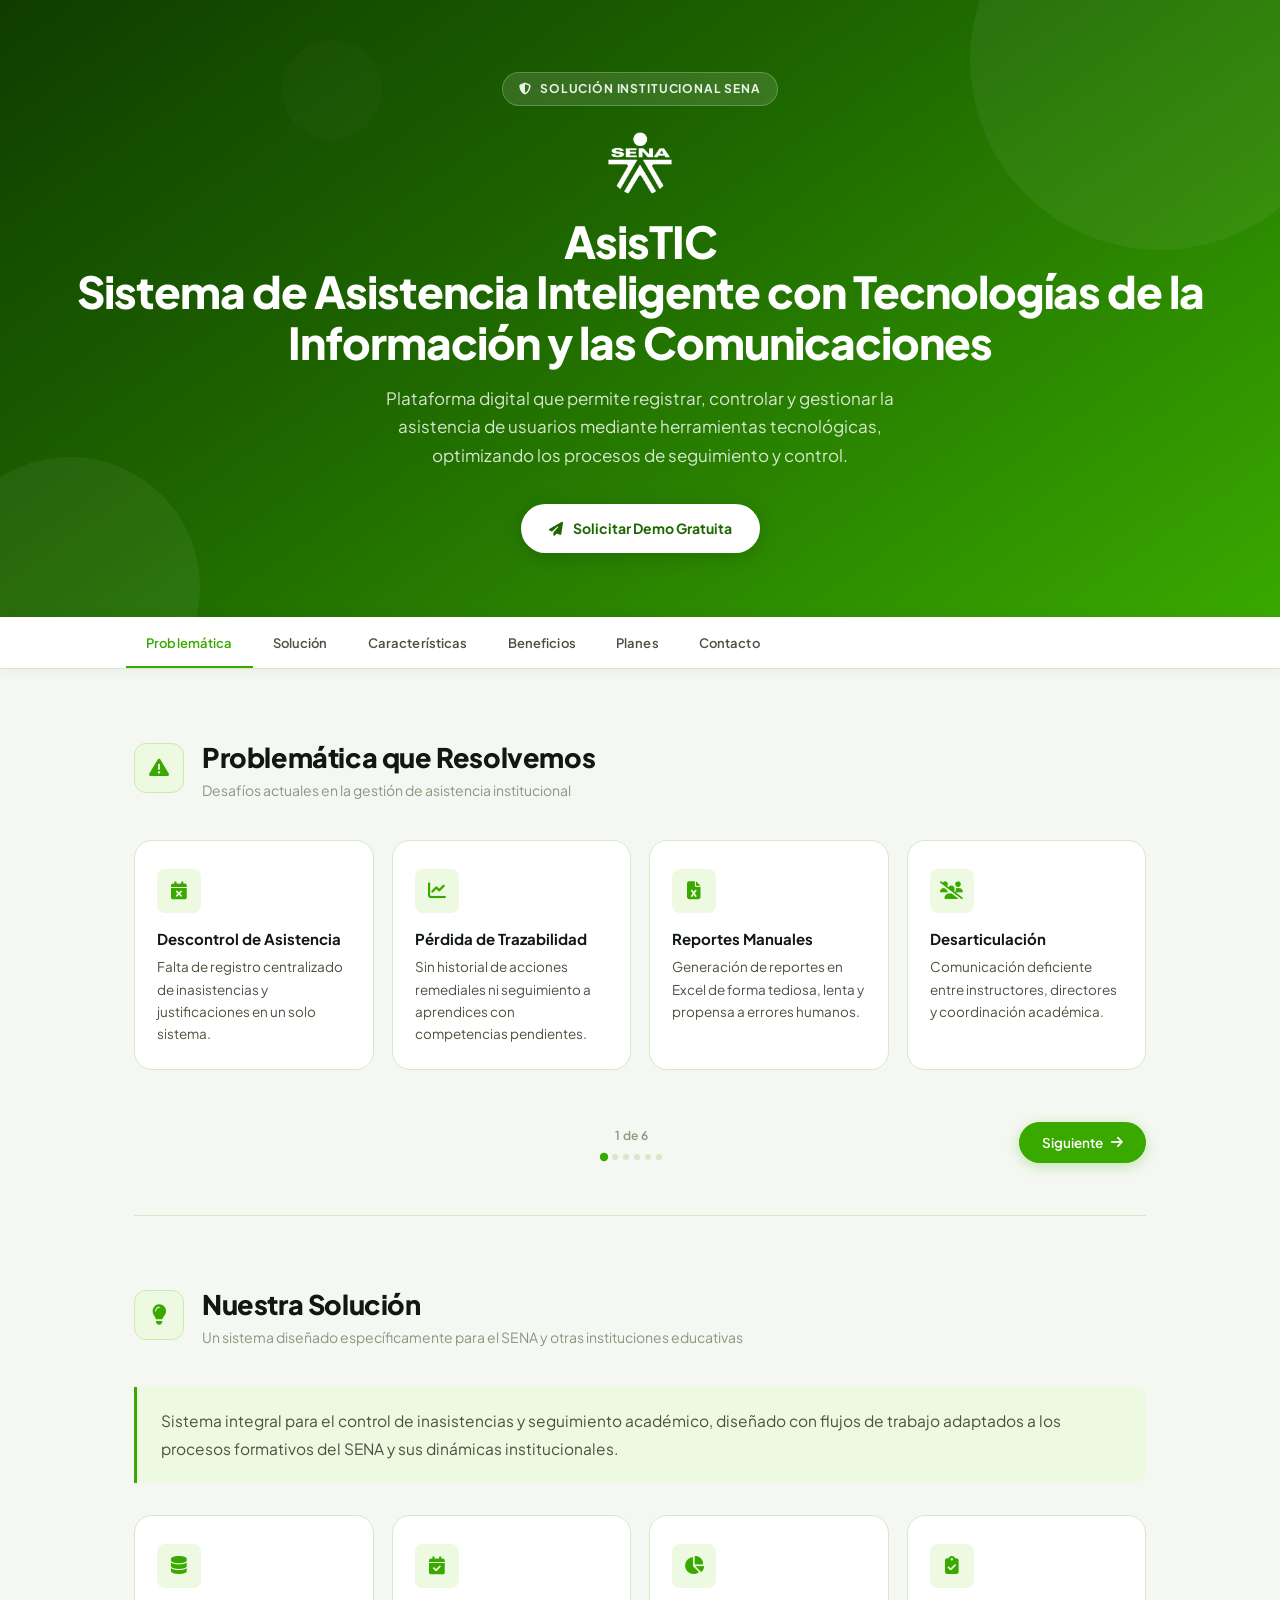
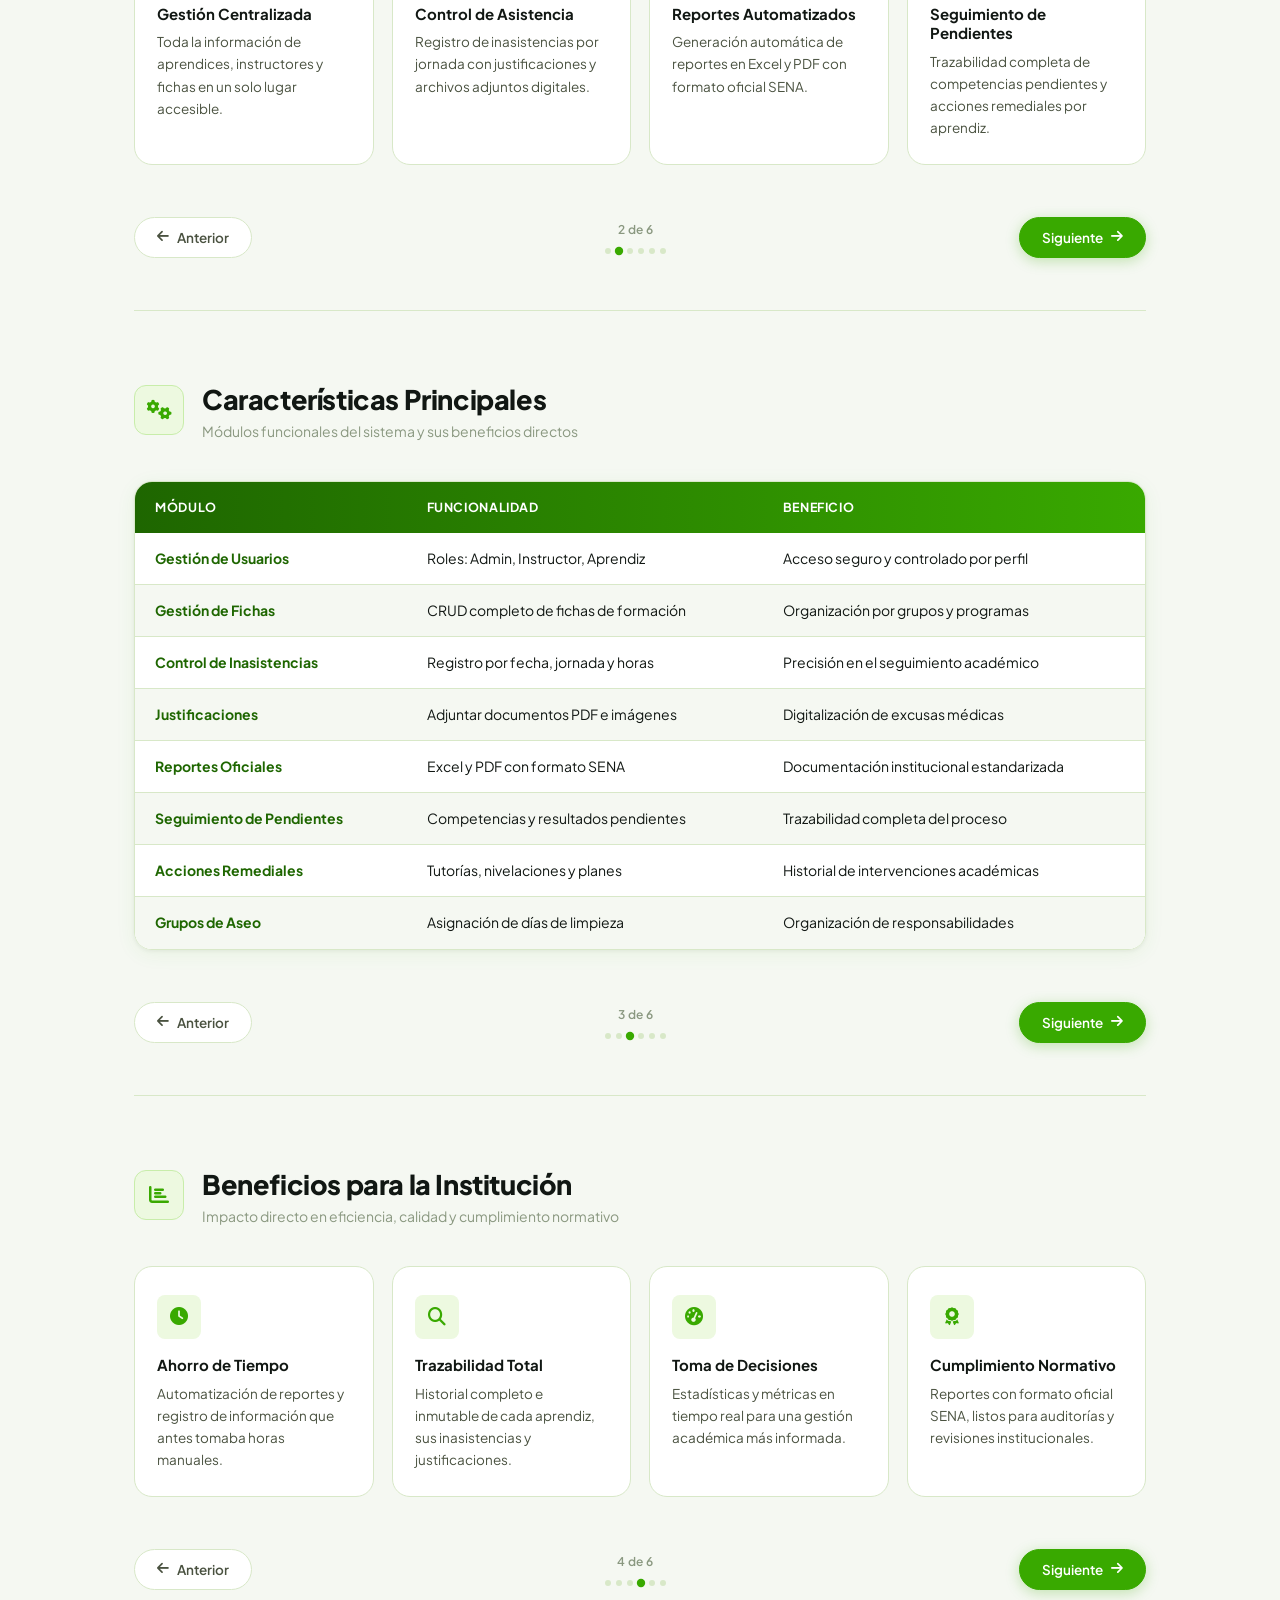
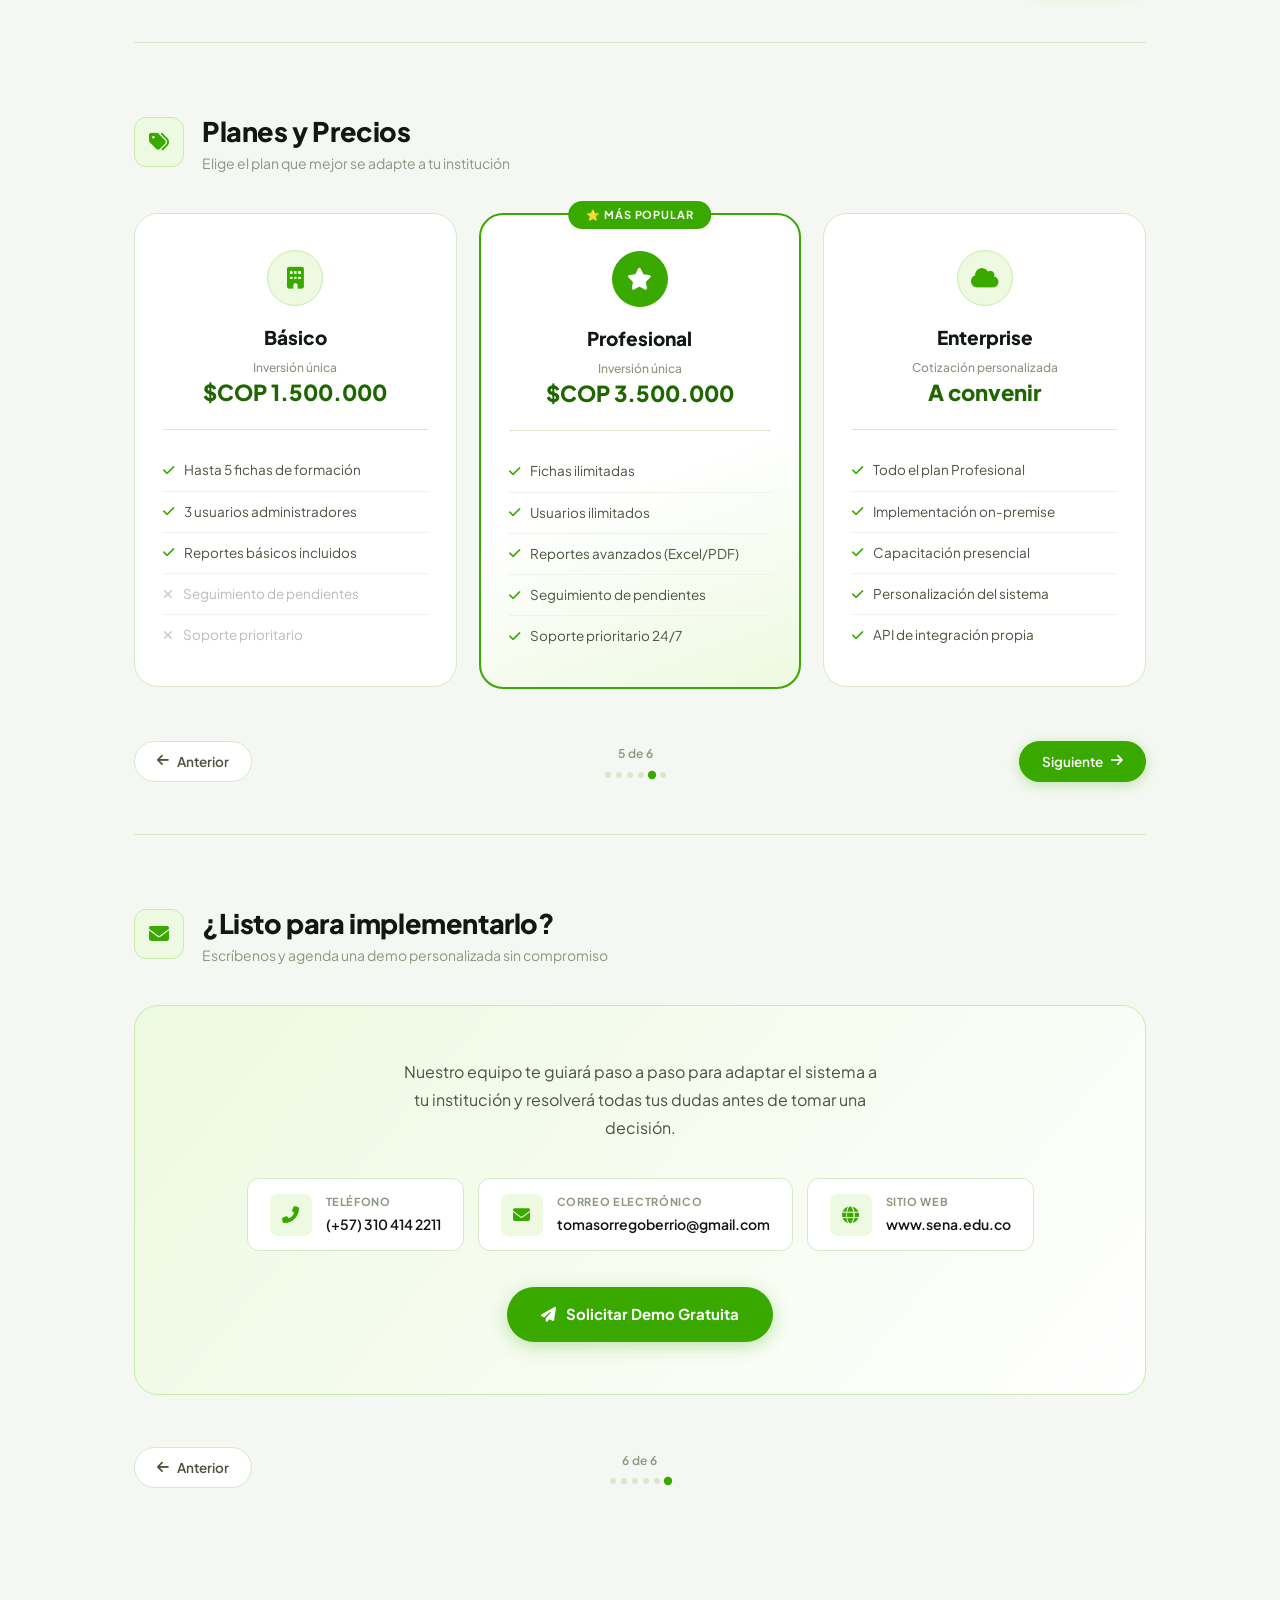
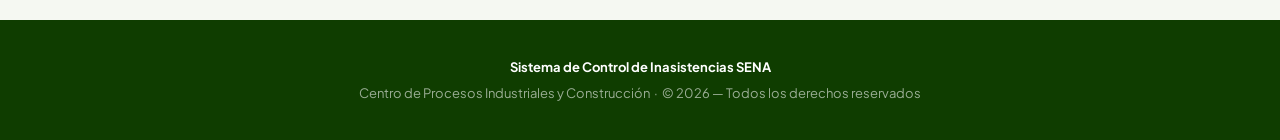
<file: index.html>
<!DOCTYPE html>
<html lang="es">
<head>
  <meta charset="UTF-8">
  <meta name="viewport" content="width=device-width, initial-scale=1.0">
  <title>Sistema de Control de Inasistencias · SENA</title>
  <link rel="stylesheet" href="https://cdnjs.cloudflare.com/ajax/libs/font-awesome/6.4.0/css/all.min.css">
  <link rel="preconnect" href="https://fonts.googleapis.com">
  <link href="https://fonts.googleapis.com/css2?family=Plus+Jakarta+Sans:wght@400;500;600;700;800&display=swap" rel="stylesheet">
  <link rel="stylesheet" href="css/styles.css">
</head>
<body>

<!-- HEADER -->
<div class="header">
  <div class="hc hc1"></div>
  <div class="hc hc2"></div>
  <div class="hc hc3"></div>
  <div class="header-badge"><i class="fas fa-shield-alt"></i> Solución Institucional SENA</div>
  <img src="assets/img/logo-sena-negro.png" alt="SENA" onerror="this.style.display='none'">
  <h1>AsisTIC<br>Sistema de Asistencia Inteligente con Tecnologías de la Información y las Comunicaciones</h1>
  <p>Plataforma digital que permite registrar, controlar y gestionar la asistencia de usuarios mediante herramientas tecnológicas, optimizando los procesos de seguimiento y control.</p>
  <a href="#contacto" class="header-cta"><i class="fas fa-paper-plane"></i> Solicitar Demo Gratuita</a>
</div>

<!-- NAV STICKY -->
<div class="nav-sticky">
  <div class="progress-line" id="pline"></div>
  <nav class="nav-inner">
    <button class="nav-tab active" data-section="problematica">Problemática</button>
    <button class="nav-tab" data-section="solucion">Solución</button>
    <button class="nav-tab" data-section="caracteristicas">Características</button>
    <button class="nav-tab" data-section="beneficios">Beneficios</button>
    <button class="nav-tab" data-section="precios">Planes</button>
    <button class="nav-tab" data-section="contacto">Contacto</button>
  </nav>
</div>

<div class="container">

  <!-- 1. PROBLEMÁTICA -->
  <div id="problematica" class="section">
    <div class="sec-head">
      <div class="sec-ico"><i class="fas fa-exclamation-triangle"></i></div>
      <div class="sec-titles">
        <h2>Problemática que Resolvemos</h2>
        <p>Desafíos actuales en la gestión de asistencia institucional</p>
      </div>
    </div>
    <div class="cards-grid">
      <div class="card"><div class="card-ico"><i class="fas fa-calendar-times"></i></div><h4>Descontrol de Asistencia</h4><p>Falta de registro centralizado de inasistencias y justificaciones en un solo sistema.</p></div>
      <div class="card"><div class="card-ico"><i class="fas fa-chart-line"></i></div><h4>Pérdida de Trazabilidad</h4><p>Sin historial de acciones remediales ni seguimiento a aprendices con competencias pendientes.</p></div>
      <div class="card"><div class="card-ico"><i class="fas fa-file-excel"></i></div><h4>Reportes Manuales</h4><p>Generación de reportes en Excel de forma tediosa, lenta y propensa a errores humanos.</p></div>
      <div class="card"><div class="card-ico"><i class="fas fa-users-slash"></i></div><h4>Desarticulación</h4><p>Comunicación deficiente entre instructores, directores y coordinación académica.</p></div>
    </div>
    <div class="sec-nav">
      <button class="btn-sec btn-prev inv">← Anterior</button>
      <div class="step-info"><span class="step-lbl" id="lbl-0">1 de 6</span><div class="step-dots" id="dots-0"></div></div>
      <button class="btn-sec btn-next" data-dir="1">Siguiente <i class="fas fa-arrow-right"></i></button>
    </div>
  </div>

  <!-- 2. SOLUCIÓN -->
  <div id="solucion" class="section">
    <div class="sec-head">
      <div class="sec-ico"><i class="fas fa-lightbulb"></i></div>
      <div class="sec-titles">
        <h2>Nuestra Solución</h2>
        <p>Un sistema diseñado específicamente para el SENA y otras instituciones educativas</p>
      </div>
    </div>
    <p class="intro-text">Sistema integral para el control de inasistencias y seguimiento académico, diseñado con flujos de trabajo adaptados a los procesos formativos del SENA y sus dinámicas institucionales.</p>
    <div class="cards-grid">
      <div class="card"><div class="card-ico"><i class="fas fa-database"></i></div><h4>Gestión Centralizada</h4><p>Toda la información de aprendices, instructores y fichas en un solo lugar accesible.</p></div>
      <div class="card"><div class="card-ico"><i class="fas fa-calendar-check"></i></div><h4>Control de Asistencia</h4><p>Registro de inasistencias por jornada con justificaciones y archivos adjuntos digitales.</p></div>
      <div class="card"><div class="card-ico"><i class="fas fa-chart-pie"></i></div><h4>Reportes Automatizados</h4><p>Generación automática de reportes en Excel y PDF con formato oficial SENA.</p></div>
      <div class="card"><div class="card-ico"><i class="fas fa-clipboard-check"></i></div><h4>Seguimiento de Pendientes</h4><p>Trazabilidad completa de competencias pendientes y acciones remediales por aprendiz.</p></div>
    </div>
    <div class="sec-nav">
      <button class="btn-sec btn-prev" data-dir="-1"><i class="fas fa-arrow-left"></i> Anterior</button>
      <div class="step-info"><span class="step-lbl" id="lbl-1">2 de 6</span><div class="step-dots" id="dots-1"></div></div>
      <button class="btn-sec btn-next" data-dir="1">Siguiente <i class="fas fa-arrow-right"></i></button>
    </div>
  </div>

  <!-- 3. CARACTERÍSTICAS -->
  <div id="caracteristicas" class="section">
    <div class="sec-head">
      <div class="sec-ico"><i class="fas fa-cogs"></i></div>
      <div class="sec-titles">
        <h2>Características Principales</h2>
        <p>Módulos funcionales del sistema y sus beneficios directos</p>
      </div>
    </div>
    <div class="table-wrap">
      <table class="tbl">
        <thead><tr><th>Módulo</th><th>Funcionalidad</th><th>Beneficio</th></tr></thead>
        <tbody>
          <tr><td>Gestión de Usuarios</td><td>Roles: Admin, Instructor, Aprendiz</td><td>Acceso seguro y controlado por perfil</td></tr>
          <tr><td>Gestión de Fichas</td><td>CRUD completo de fichas de formación</td><td>Organización por grupos y programas</td></tr>
          <tr><td>Control de Inasistencias</td><td>Registro por fecha, jornada y horas</td><td>Precisión en el seguimiento académico</td></tr>
          <tr><td>Justificaciones</td><td>Adjuntar documentos PDF e imágenes</td><td>Digitalización de excusas médicas</td></tr>
          <tr><td>Reportes Oficiales</td><td>Excel y PDF con formato SENA</td><td>Documentación institucional estandarizada</td></tr>
          <tr><td>Seguimiento de Pendientes</td><td>Competencias y resultados pendientes</td><td>Trazabilidad completa del proceso</td></tr>
          <tr><td>Acciones Remediales</td><td>Tutorías, nivelaciones y planes</td><td>Historial de intervenciones académicas</td></tr>
          <tr><td>Grupos de Aseo</td><td>Asignación de días de limpieza</td><td>Organización de responsabilidades</td></tr>
        </tbody>
      </table>
    </div>
    <div class="sec-nav">
      <button class="btn-sec btn-prev" data-dir="-1"><i class="fas fa-arrow-left"></i> Anterior</button>
      <div class="step-info"><span class="step-lbl" id="lbl-2">3 de 6</span><div class="step-dots" id="dots-2"></div></div>
      <button class="btn-sec btn-next" data-dir="1">Siguiente <i class="fas fa-arrow-right"></i></button>
    </div>
  </div>

  <!-- 4. BENEFICIOS -->
  <div id="beneficios" class="section">
    <div class="sec-head">
      <div class="sec-ico"><i class="fas fa-chart-bar"></i></div>
      <div class="sec-titles">
        <h2>Beneficios para la Institución</h2>
        <p>Impacto directo en eficiencia, calidad y cumplimiento normativo</p>
      </div>
    </div>
    <div class="cards-grid">
      <div class="card"><div class="card-ico"><i class="fas fa-clock"></i></div><h4>Ahorro de Tiempo</h4><p>Automatización de reportes y registro de información que antes tomaba horas manuales.</p></div>
      <div class="card"><div class="card-ico"><i class="fas fa-search"></i></div><h4>Trazabilidad Total</h4><p>Historial completo e inmutable de cada aprendiz, sus inasistencias y justificaciones.</p></div>
      <div class="card"><div class="card-ico"><i class="fas fa-tachometer-alt"></i></div><h4>Toma de Decisiones</h4><p>Estadísticas y métricas en tiempo real para una gestión académica más informada.</p></div>
      <div class="card"><div class="card-ico"><i class="fas fa-award"></i></div><h4>Cumplimiento Normativo</h4><p>Reportes con formato oficial SENA, listos para auditorías y revisiones institucionales.</p></div>
    </div>
    <div class="sec-nav">
      <button class="btn-sec btn-prev" data-dir="-1"><i class="fas fa-arrow-left"></i> Anterior</button>
      <div class="step-info"><span class="step-lbl" id="lbl-3">4 de 6</span><div class="step-dots" id="dots-3"></div></div>
      <button class="btn-sec btn-next" data-dir="1">Siguiente <i class="fas fa-arrow-right"></i></button>
    </div>
  </div>

  <!-- 5. PRECIOS -->
  <div id="precios" class="section">
    <div class="sec-head">
      <div class="sec-ico"><i class="fas fa-tags"></i></div>
      <div class="sec-titles">
        <h2>Planes y Precios</h2>
        <p>Elige el plan que mejor se adapte a tu institución</p>
      </div>
    </div>
    <div class="pricing-grid">
      <div class="pcard">
        <div class="p-ico"><i class="fas fa-building"></i></div>
        <h3>Básico</h3>
        <div class="price-tag"><small>Inversión única</small>$COP 1.500.000</div>
        <ul>
          <li><i class="fas fa-check ck"></i> Hasta 5 fichas de formación</li>
          <li><i class="fas fa-check ck"></i> 3 usuarios administradores</li>
          <li><i class="fas fa-check ck"></i> Reportes básicos incluidos</li>
          <li><i class="fas fa-times cx"></i> <span class="dis">Seguimiento de pendientes</span></li>
          <li><i class="fas fa-times cx"></i> <span class="dis">Soporte prioritario</span></li>
        </ul>
      </div>
      <div class="pcard highlight">
        <div class="p-badge">⭐ Más popular</div>
        <div class="p-ico"><i class="fas fa-star"></i></div>
        <h3>Profesional</h3>
        <div class="price-tag"><small>Inversión única</small>$COP 3.500.000</div>
        <ul>
          <li><i class="fas fa-check ck"></i> Fichas ilimitadas</li>
          <li><i class="fas fa-check ck"></i> Usuarios ilimitados</li>
          <li><i class="fas fa-check ck"></i> Reportes avanzados (Excel/PDF)</li>
          <li><i class="fas fa-check ck"></i> Seguimiento de pendientes</li>
          <li><i class="fas fa-check ck"></i> Soporte prioritario 24/7</li>
        </ul>
      </div>
      <div class="pcard">
        <div class="p-ico"><i class="fas fa-cloud"></i></div>
        <h3>Enterprise</h3>
        <div class="price-tag"><small>Cotización personalizada</small>A convenir</div>
        <ul>
          <li><i class="fas fa-check ck"></i> Todo el plan Profesional</li>
          <li><i class="fas fa-check ck"></i> Implementación on-premise</li>
          <li><i class="fas fa-check ck"></i> Capacitación presencial</li>
          <li><i class="fas fa-check ck"></i> Personalización del sistema</li>
          <li><i class="fas fa-check ck"></i> API de integración propia</li>
        </ul>
      </div>
    </div>
    <div class="sec-nav">
      <button class="btn-sec btn-prev" data-dir="-1"><i class="fas fa-arrow-left"></i> Anterior</button>
      <div class="step-info"><span class="step-lbl" id="lbl-4">5 de 6</span><div class="step-dots" id="dots-4"></div></div>
      <button class="btn-sec btn-next" data-dir="1">Siguiente <i class="fas fa-arrow-right"></i></button>
    </div>
  </div>

  <!-- 6. CONTACTO -->
  <div id="contacto" class="section">
    <div class="sec-head">
      <div class="sec-ico"><i class="fas fa-envelope"></i></div>
      <div class="sec-titles">
        <h2>¿Listo para implementarlo?</h2>
        <p>Escríbenos y agenda una demo personalizada sin compromiso</p>
      </div>
    </div>
    <div class="contact-box">
      <p>Nuestro equipo te guiará paso a paso para adaptar el sistema a tu institución y resolverá todas tus dudas antes de tomar una decisión.</p>
      <div class="contact-items">
        <a href="tel:+573104142211" class="ci">
          <div class="ci-ico"><i class="fas fa-phone-alt"></i></div>
          <div class="ci-txt"><span>Teléfono</span><p>(+57) 310 414 2211</p></div>
        </a>
        <a href="mailto:tomasorregoberrio@gmail.com" class="ci">
          <div class="ci-ico"><i class="fas fa-envelope"></i></div>
          <div class="ci-txt"><span>Correo electrónico</span><p>tomasorregoberrio@gmail.com</p></div>
        </a>
        <a href="https://www.sena.edu.co" target="_blank" class="ci">
          <div class="ci-ico"><i class="fas fa-globe"></i></div>
          <div class="ci-txt"><span>Sitio web</span><p>www.sena.edu.co</p></div>
        </a>
      </div>
      <a href="#" class="btn-demo" id="demoBtn">
        <i class="fas fa-paper-plane"></i> Solicitar Demo Gratuita
      </a>
    </div>
    <div class="sec-nav">
      <button class="btn-sec btn-prev" data-dir="-1"><i class="fas fa-arrow-left"></i> Anterior</button>
      <div class="step-info"><span class="step-lbl" id="lbl-5">6 de 6</span><div class="step-dots" id="dots-5"></div></div>
      <button class="btn-sec btn-next inv"><i class="fas fa-check"></i> Finalizar</button>
    </div>
  </div>

</div>

<footer>
  <p><strong>Sistema de Control de Inasistencias SENA</strong></p>
  <p>Centro de Procesos Industriales y Construcción &nbsp;·&nbsp; © 2026 — Todos los derechos reservados</p>
</footer>

<script src="js/main.js"></script>
</body>
</html>
</file>
<file: css/styles.css>
:root {
  --green:       #39A900;
  --green-dark:  #1e6600;
  --green-deep:  #0f3d00;
  --green-soft:  #edf9e0;
  --green-mid:   #c8edaa;
  --text:        #111713;
  --text-2:      #4a5240;
  --text-3:      #8a9880;
  --border:      #d8e8c8;
  --surface:     #ffffff;
  --bg:          #f5f8f2;
  --bg-2:        #eef4e8;
  --r-sm:        8px;
  --r-md:        12px;
  --r-lg:        18px;
  --r-xl:        24px;
  --shadow:      0 1px 4px rgba(0,0,0,0.06), 0 4px 20px rgba(57,169,0,0.07);
  --shadow-h:    0 8px 32px rgba(57,169,0,0.14);
  --t:           0.22s cubic-bezier(.4,0,.2,1);
  --font:        'Plus Jakarta Sans','Segoe UI',system-ui,sans-serif;
}

*, *::before, *::after { box-sizing: border-box; margin: 0; padding: 0; }
html { scroll-behavior: smooth; }
body { font-family: var(--font); background: var(--bg); color: var(--text); line-height: 1.65; -webkit-font-smoothing: antialiased; }

/* HEADER */
.header {
  background: linear-gradient(145deg, var(--green-deep) 0%, var(--green-dark) 42%, var(--green) 100%);
  color: #fff; text-align: center;
  padding: 72px 24px 64px;
  position: relative; overflow: hidden;
}
.hc { position: absolute; border-radius: 50%; background: rgba(255,255,255,0.05); pointer-events: none; }
.hc1 { width: 380px; height: 380px; top: -130px; right: -70px; }
.hc2 { width: 260px; height: 260px; bottom: -100px; left: -60px; }
.hc3 { width: 100px; height: 100px; top: 40px; left: 22%; opacity: .4; }
.header-badge {
  display: inline-flex; align-items: center; gap: 8px;
  background: rgba(255,255,255,0.12); border: 1px solid rgba(255,255,255,0.22);
  border-radius: 100px; padding: 6px 16px;
  font-size: 12px; font-weight: 700; letter-spacing: .07em; text-transform: uppercase;
  color: rgba(255,255,255,0.9); margin-bottom: 26px;
}
.header img {
  height: 62px; margin: 0 auto 22px; display: block;
  filter: brightness(0) invert(1);
}
.header h1 {
  font-size: clamp(26px, 5vw, 44px); font-weight: 800;
  line-height: 1.15; letter-spacing: -1px; margin-bottom: 16px;
}
.header > p {
  font-size: clamp(14px, 2vw, 17px); color: rgba(255,255,255,0.82);
  max-width: 520px; margin: 0 auto 34px; line-height: 1.7;
}
.header-cta {
  display: inline-flex; align-items: center; gap: 10px;
  background: #fff; color: var(--green-dark);
  font-weight: 700; font-size: 14px;
  padding: 13px 28px; border-radius: 100px; text-decoration: none;
  transition: var(--t); box-shadow: 0 4px 20px rgba(0,0,0,0.15);
}
.header-cta:hover { background: var(--green-soft); transform: translateY(-2px); }

/* NAV STICKY */
.nav-sticky {
  position: sticky; top: 0; z-index: 300;
  background: rgba(255,255,255,0.96);
  backdrop-filter: blur(14px); -webkit-backdrop-filter: blur(14px);
  border-bottom: 1px solid var(--border);
  box-shadow: 0 2px 14px rgba(0,0,0,0.05);
}
.progress-line { height: 3px; background: linear-gradient(90deg, var(--green), #7dda00); width: 0%; transition: width .3s ease; }
.nav-inner {
  max-width: 1060px; margin: 0 auto;
  display: flex; overflow-x: auto; scrollbar-width: none; padding: 0 16px;
}
.nav-inner::-webkit-scrollbar { display: none; }
.nav-tab {
  flex-shrink: 0; padding: 15px 20px;
  font-size: 13px; font-weight: 600; color: var(--text-2);
  background: none; border: none; border-bottom: 2.5px solid transparent;
  cursor: pointer; font-family: var(--font); transition: var(--t);
  white-space: nowrap; letter-spacing: .01em;
}
.nav-tab:hover { color: var(--green); }
.nav-tab.active { color: var(--green); border-bottom-color: var(--green); }

/* LAYOUT */
.container { max-width: 1060px; margin: 0 auto; padding: 0 24px 80px; }

/* SECTIONS */
.section { padding: 72px 0 52px; border-bottom: 1px solid var(--border); }
.section:last-child { border-bottom: none; }

.sec-head { display: flex; align-items: flex-start; gap: 18px; margin-bottom: 38px; }
.sec-ico {
  width: 50px; height: 50px; min-width: 50px;
  background: var(--green-soft); border: 1px solid var(--green-mid);
  border-radius: var(--r-md);
  display: flex; align-items: center; justify-content: center;
  color: var(--green); font-size: 20px; margin-top: 2px;
}
.sec-titles h2 {
  font-size: clamp(20px, 3vw, 27px); font-weight: 800;
  color: var(--text); letter-spacing: -0.4px; line-height: 1.2;
}
.sec-titles p { font-size: 14px; color: var(--text-3); margin-top: 5px; }

/* CARDS GRID */
.cards-grid { display: grid; grid-template-columns: repeat(auto-fit, minmax(215px, 1fr)); gap: 18px; }
.card {
  background: var(--surface); border: 1px solid var(--border);
  border-radius: var(--r-lg); padding: 28px 22px 24px;
  transition: transform var(--t), box-shadow var(--t), border-color var(--t);
  position: relative; overflow: hidden;
}
.card::before {
  content: ''; position: absolute; top: 0; left: 0; right: 0;
  height: 3px; background: linear-gradient(90deg, var(--green), #7dda00);
  opacity: 0; transition: opacity var(--t);
}
.card:hover { transform: translateY(-5px); box-shadow: var(--shadow-h); border-color: var(--green-mid); }
.card:hover::before { opacity: 1; }
.card-ico {
  width: 44px; height: 44px;
  background: var(--green-soft); border-radius: var(--r-sm);
  display: flex; align-items: center; justify-content: center;
  color: var(--green); font-size: 18px; margin-bottom: 16px;
}
.card h4 { font-size: 15px; font-weight: 700; color: var(--text); margin-bottom: 8px; line-height: 1.3; }
.card p { font-size: 13.5px; color: var(--text-2); line-height: 1.65; }

/* INTRO TEXT */
.intro-text {
  font-size: 15.5px; color: var(--text-2); line-height: 1.8;
  margin-bottom: 32px;
  padding: 20px 24px;
  background: var(--green-soft);
  border-left: 3px solid var(--green);
  border-radius: 0 var(--r-md) var(--r-md) 0;
}

/* TABLE */
.table-wrap { overflow-x: auto; border-radius: var(--r-lg); border: 1px solid var(--border); box-shadow: var(--shadow); }
.tbl { width: 100%; border-collapse: collapse; background: var(--surface); min-width: 560px; }
.tbl thead tr { background: linear-gradient(90deg, var(--green-dark), var(--green)); }
.tbl th { padding: 15px 20px; text-align: left; font-size: 12.5px; font-weight: 700; color: #fff; letter-spacing: .05em; text-transform: uppercase; }
.tbl td { padding: 14px 20px; font-size: 14px; border-bottom: 1px solid var(--border); color: var(--text); vertical-align: middle; }
.tbl td:first-child { font-weight: 700; color: var(--green-dark); }
.tbl tbody tr:last-child td { border-bottom: none; }
.tbl tbody tr:nth-child(even) { background: var(--bg); }
.tbl tbody tr:hover { background: var(--green-soft); transition: background .15s; }

/* PRICING */
.pricing-grid { display: grid; grid-template-columns: repeat(auto-fit, minmax(255px, 1fr)); gap: 22px; align-items: start; }
.pcard {
  background: var(--surface); border: 1px solid var(--border);
  border-radius: var(--r-xl); padding: 36px 28px 30px;
  text-align: center;
  transition: transform var(--t), box-shadow var(--t);
  position: relative;
}
.pcard:hover { transform: translateY(-6px); box-shadow: var(--shadow-h); }
.pcard.highlight { border: 2px solid var(--green); background: linear-gradient(160deg, #fff 55%, var(--green-soft) 100%); }
.p-badge {
  position: absolute; top: -14px; left: 50%; transform: translateX(-50%);
  background: var(--green); color: #fff;
  font-size: 11px; font-weight: 700; letter-spacing: .08em; text-transform: uppercase;
  padding: 5px 18px; border-radius: 100px; white-space: nowrap;
}
.p-ico {
  width: 56px; height: 56px; border-radius: 50%;
  background: var(--green-soft); border: 1px solid var(--green-mid);
  display: flex; align-items: center; justify-content: center;
  margin: 0 auto 16px; color: var(--green); font-size: 22px;
}
.pcard.highlight .p-ico { background: var(--green); border-color: var(--green); color: #fff; }
.pcard h3 { font-size: 19px; font-weight: 800; color: var(--text); margin-bottom: 8px; }
.price-tag { font-size: 22px; font-weight: 800; color: var(--green-dark); margin-bottom: 24px; line-height: 1.2; }
.price-tag small { display: block; font-size: 12px; font-weight: 500; color: var(--text-3); margin-bottom: 3px; }
.pcard ul { list-style: none; text-align: left; border-top: 1px solid var(--border); padding-top: 20px; }
.pcard ul li {
  padding: 9px 0; font-size: 13.5px; color: var(--text-2);
  display: flex; align-items: center; gap: 10px;
  border-bottom: 1px solid var(--bg-2);
}
.pcard ul li:last-child { border-bottom: none; }
.pcard ul li .ck { color: var(--green); font-size: 13px; }
.pcard ul li .cx { color: #ccc; font-size: 13px; }
.pcard ul li .dis { color: #bbb; }

/* CONTACT */
.contact-box {
  background: linear-gradient(130deg, var(--green-soft) 0%, #fff 100%);
  border: 1px solid var(--green-mid); border-radius: var(--r-xl);
  padding: 52px 36px; text-align: center;
}
.contact-box > p {
  font-size: 16px; color: var(--text-2); line-height: 1.75;
  max-width: 480px; margin: 0 auto 36px;
}
.contact-items {
  display: flex; justify-content: center; flex-wrap: wrap;
  gap: 14px; margin-bottom: 36px;
}
.ci {
  display: flex; align-items: center; gap: 14px;
  background: var(--surface); border: 1px solid var(--border);
  border-radius: var(--r-md); padding: 14px 22px;
  min-width: 210px; text-align: left; text-decoration: none;
  transition: var(--t);
}
.ci:hover { border-color: var(--green); box-shadow: var(--shadow-h); transform: translateY(-2px); }
.ci-ico {
  width: 42px; height: 42px; min-width: 42px;
  background: var(--green-soft); border-radius: var(--r-sm);
  display: flex; align-items: center; justify-content: center;
  color: var(--green); font-size: 17px;
}
.ci-txt span { display: block; font-size: 11px; font-weight: 700; text-transform: uppercase; letter-spacing: .06em; color: var(--text-3); margin-bottom: 2px; }
.ci-txt p { font-size: 14px; font-weight: 600; color: var(--text); }
.btn-demo {
  display: inline-flex; align-items: center; gap: 10px;
  background: var(--green); color: #fff;
  font-family: var(--font); font-weight: 700; font-size: 15px;
  padding: 15px 34px; border-radius: 100px; border: none;
  cursor: pointer; text-decoration: none; transition: var(--t);
  box-shadow: 0 4px 18px rgba(57,169,0,0.30);
}
.btn-demo:hover { background: var(--green-dark); transform: translateY(-3px); box-shadow: 0 8px 28px rgba(57,169,0,0.35); }

/* SECTION NAV BUTTONS */
.sec-nav {
  display: flex; justify-content: space-between; align-items: center;
  gap: 16px; padding-top: 44px; margin-top: 8px;
}
.btn-sec {
  display: inline-flex; align-items: center; gap: 8px;
  padding: 11px 22px; border-radius: 100px;
  font-size: 13.5px; font-weight: 600; font-family: var(--font);
  cursor: pointer; transition: var(--t); border: 1.5px solid transparent;
}
.btn-prev { background: var(--surface); border-color: var(--border); color: var(--text-2); }
.btn-prev:hover { border-color: var(--green); color: var(--green); background: var(--green-soft); }
.btn-next {
  background: var(--green); border-color: var(--green); color: #fff;
  box-shadow: 0 3px 14px rgba(57,169,0,0.28);
}
.btn-next:hover { background: var(--green-dark); border-color: var(--green-dark); box-shadow: 0 6px 20px rgba(57,169,0,0.35); transform: translateY(-1px); }
.btn-sec.inv { opacity: 0; pointer-events: none; }

.step-info { display: flex; flex-direction: column; align-items: center; gap: 8px; }
.step-lbl { font-size: 12px; font-weight: 600; color: var(--text-3); letter-spacing: .04em; }
.step-dots { display: flex; gap: 5px; }
.dot { width: 6px; height: 6px; border-radius: 50%; background: var(--border); transition: background var(--t), transform var(--t); }
.dot.active { background: var(--green); transform: scale(1.4); }

/* FOOTER */
footer {
  background: var(--green-deep); color: rgba(255,255,255,0.58);
  text-align: center; padding: 34px 24px;
  font-size: 13px; line-height: 2;
}
footer strong { color: #fff; }

/* RESPONSIVE */
@media (max-width: 640px) {
  .cards-grid { grid-template-columns: 1fr 1fr; }
  .pricing-grid { grid-template-columns: 1fr; }
  .contact-items { flex-direction: column; align-items: stretch; }
  .ci { min-width: unset; }
  .section { padding: 52px 0 38px; }
  .contact-box { padding: 32px 20px; }
}
@media (max-width: 420px) {
  .cards-grid { grid-template-columns: 1fr; }
  .btn-sec { padding: 10px 14px; font-size: 13px; }
  .sec-head { flex-direction: column; gap: 10px; }
}
</file>
